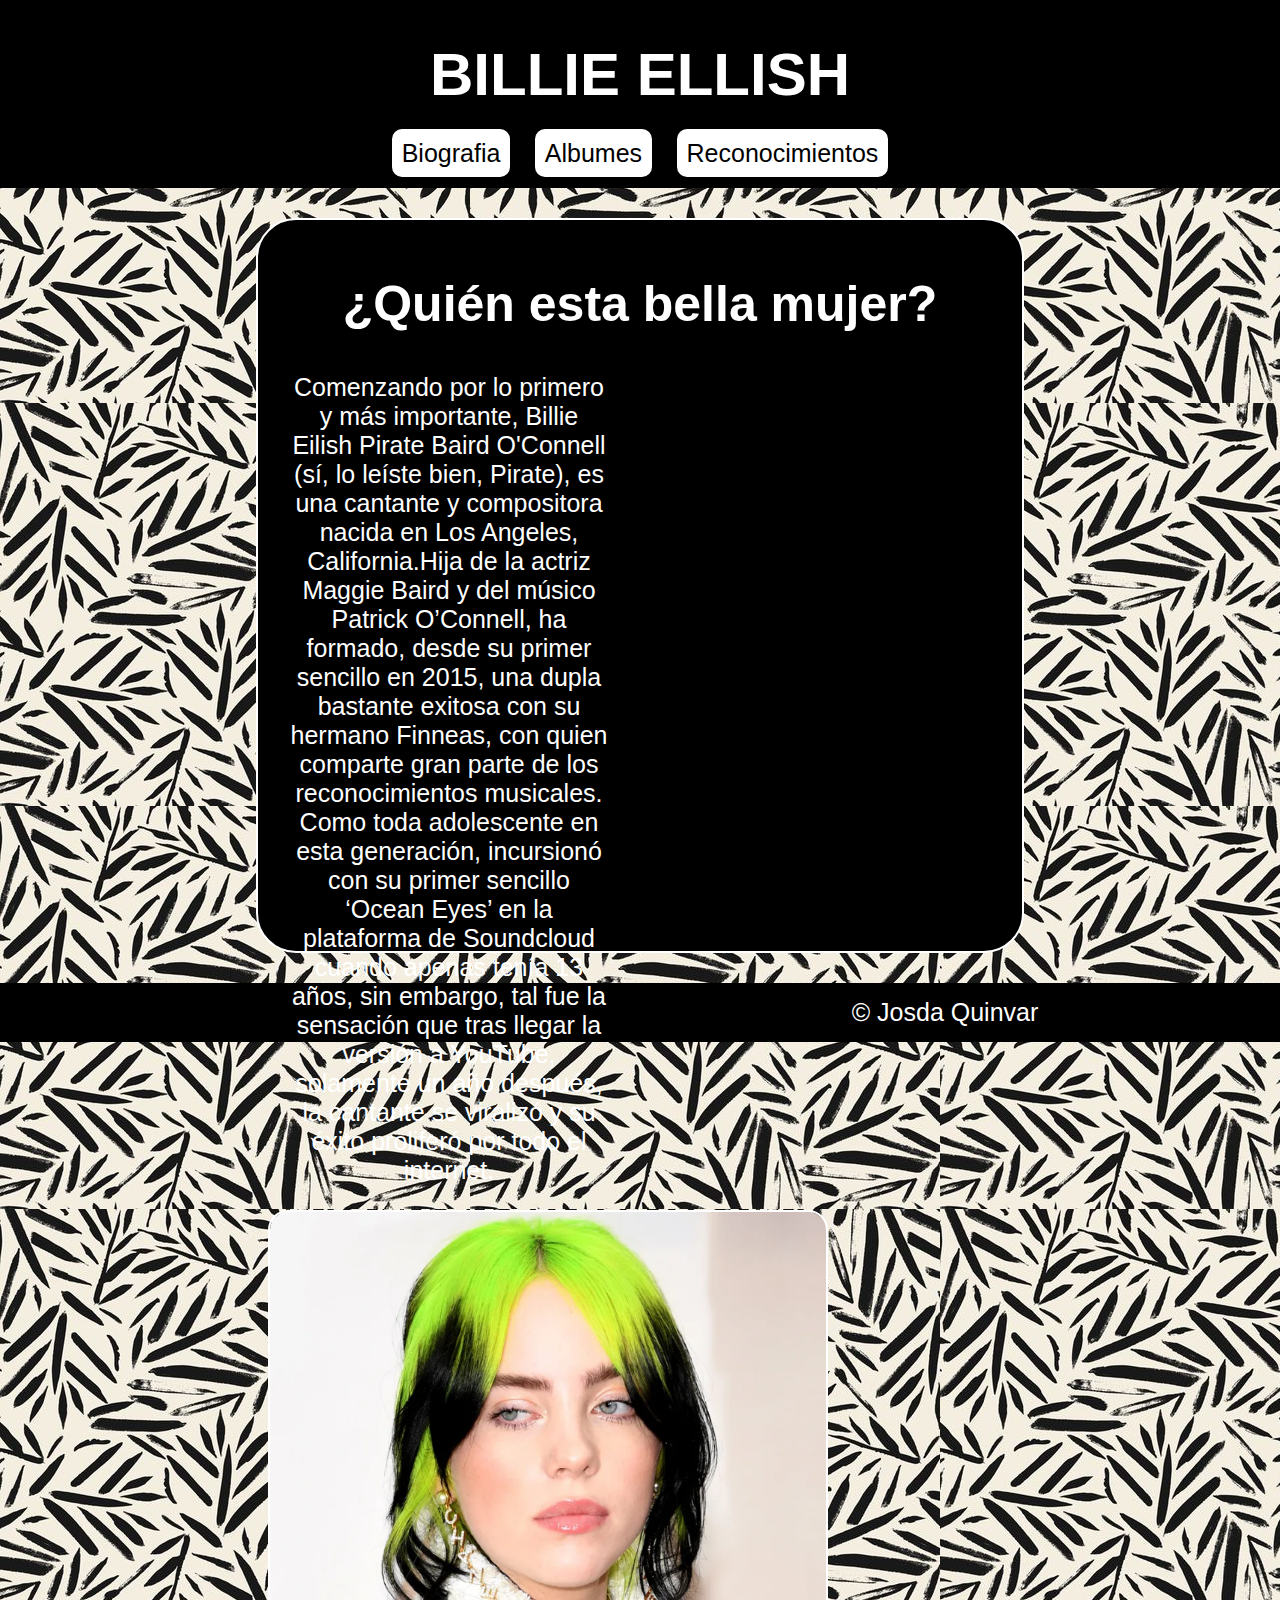
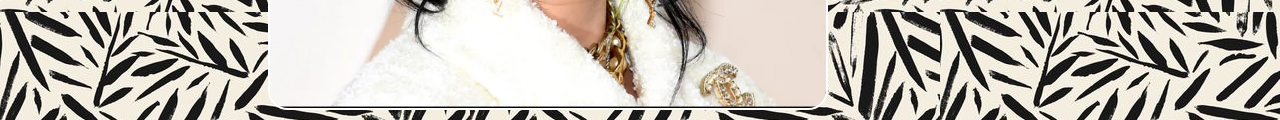
<file: index.html>
<!DOCTYPE html>
<html lang="es">
<head>
    <meta charset="UTF-8">
    <meta http-equiv="X-UA-Compatible" content="IE=edge">
    <meta name="viewport" content="width=device-width, initial-scale=1.0">
    <link rel="stylesheet" href="/Css/Styles.css">
    <title>Billie Elish</title>
</head>
<body>
    <section class="Cabeza">
        <header>
            <h1>BILLIE ELLISH</h1>
            <nav>
                <ul>
                    <li><a href="index.html">Biografia</a></il>
                    <li><a href="Albumes.html">Albumes</a></il>
                    <li><a href="Reconocimiento.html">Reconocimientos</a></il>
                </ul>
            </nav>
        </header>
    </section>

    <section class="Bio">
        
        <h2>¿Quién esta bella mujer?</h2>
        <div class="clear"></div>
        <p>Comenzando por lo primero y más importante, Billie Eilish Pirate Baird O'Connell (sí, lo leíste bien, Pirate), es una cantante y compositora nacida en Los Angeles, California.Hija de la actriz Maggie Baird y del músico Patrick O’Connell, ha formado, desde su primer sencillo en 2015, una dupla bastante exitosa con su hermano Finneas, con quien comparte gran parte de los reconocimientos musicales. Como toda adolescente en esta generación, incursionó con su primer sencillo ‘Ocean Eyes’ en la plataforma de Soundcloud cuando apenas tenía 13 años, sin embargo, tal fue la sensación que tras llegar la versión a YouTube, solamente un año después, la cantante se viralizó y su éxito proliferó por todo el internet.</p>
        <img id="fotoBio" src="/Img/5..png" alt="">
        <div id="Clear"></div>

    </section>

    <footer>
        <p>&copy Josda Quinvar</p>
    </footer>
</body>
</html>
</file>
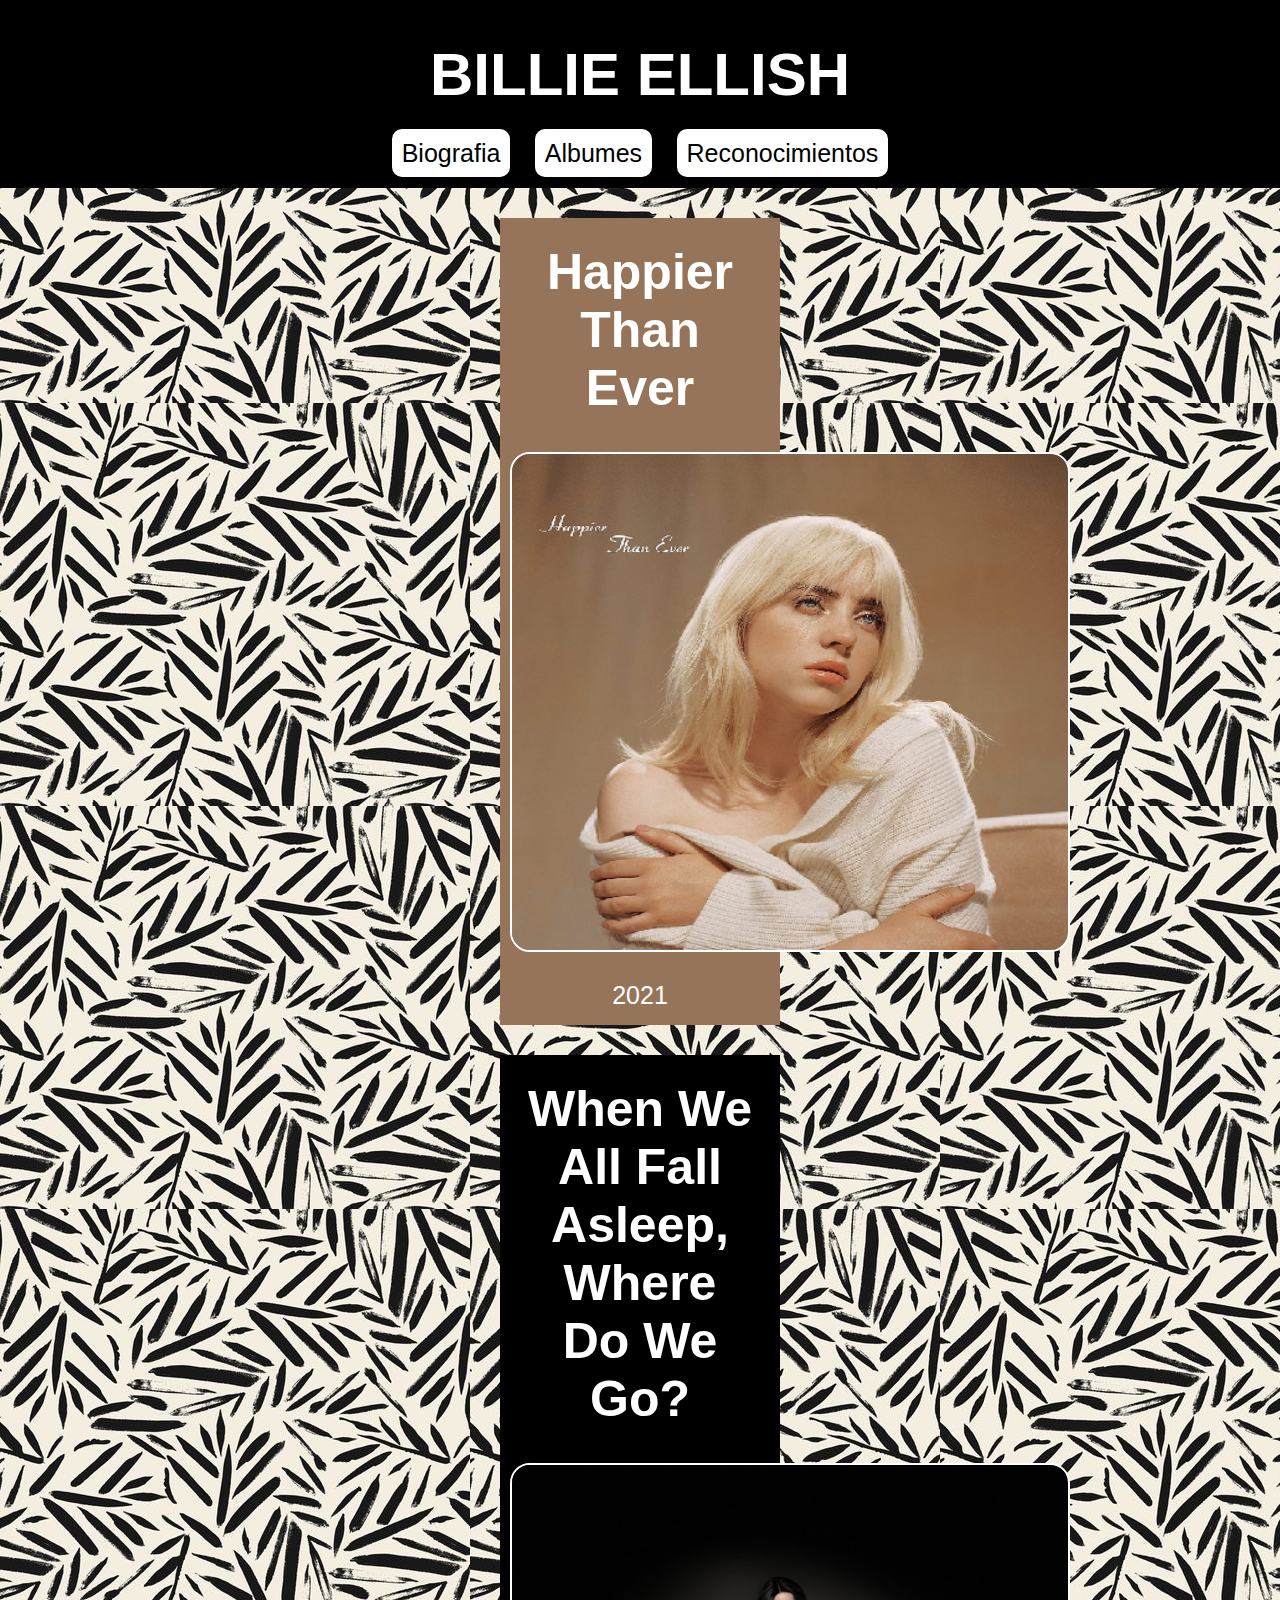
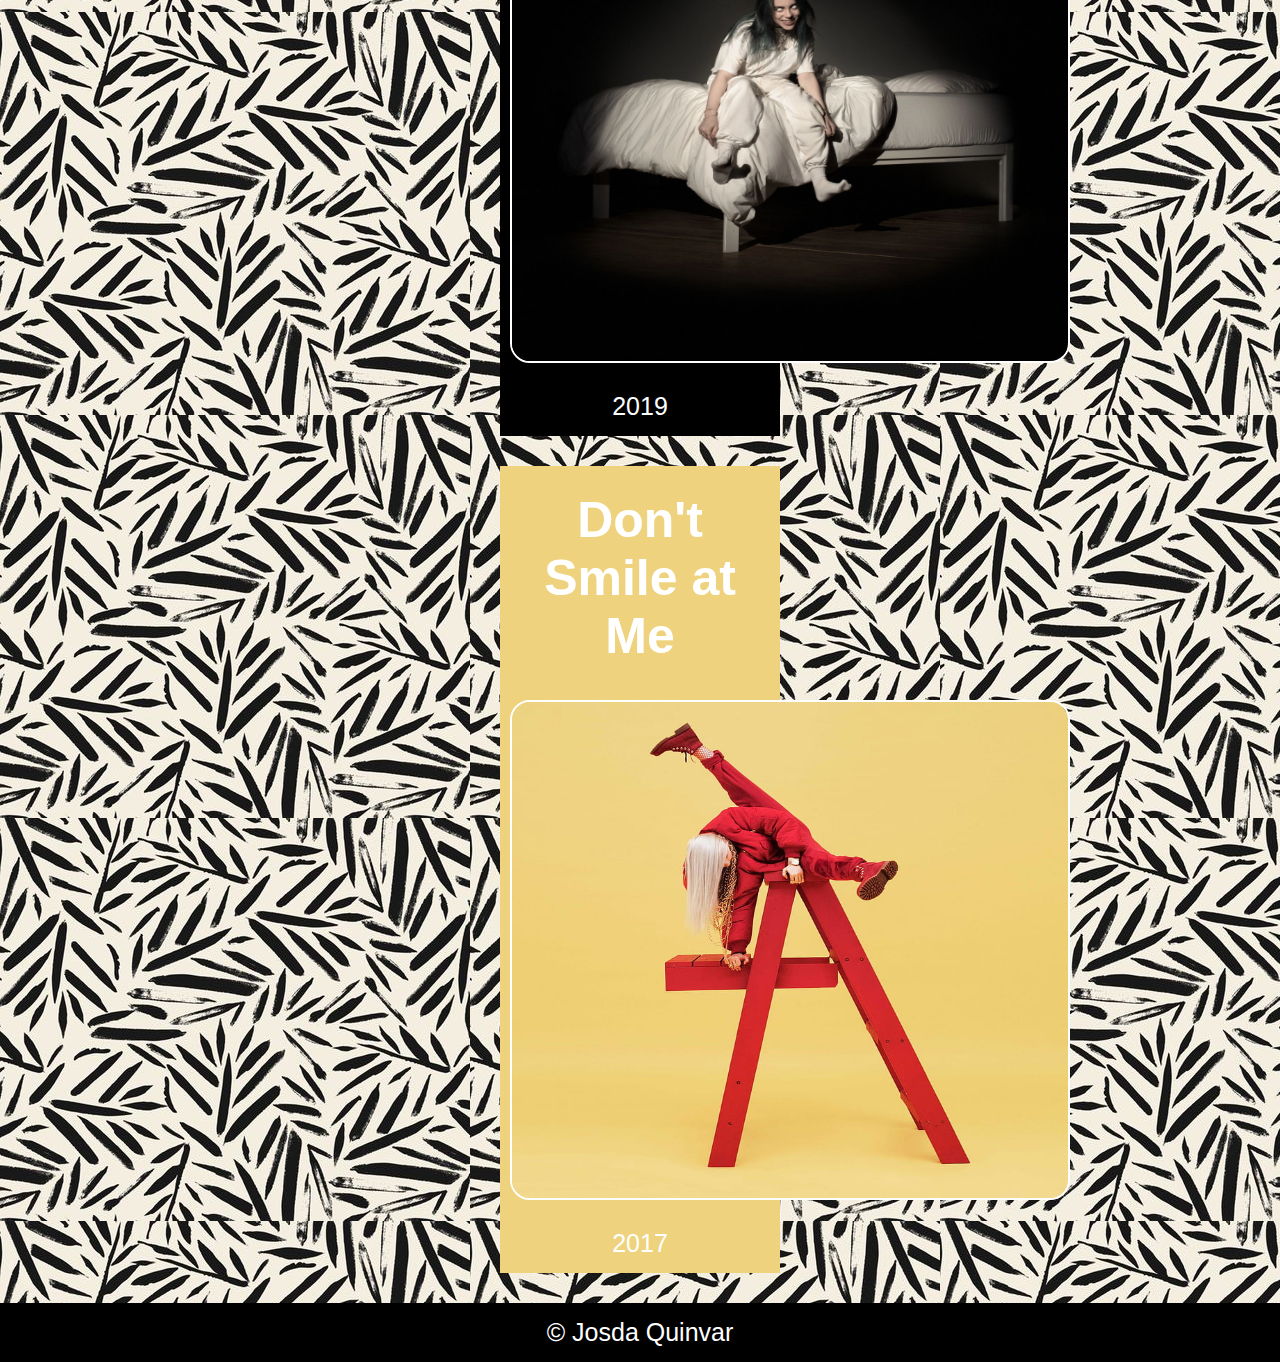
<file: Albumes.html>
<!DOCTYPE html>
<html lang="en">
<head>
    <meta charset="UTF-8">
    <meta http-equiv="X-UA-Compatible" content="IE=edge">
    <meta name="viewport" content="width=device-width, initial-scale=1.0">
    <link rel="stylesheet" href="/Css/Styles.css">
    <title>Billie Elish</title>
</head>
<body>
    <section class="Cabeza">
        <header>
            <h1>BILLIE ELLISH</h1>
            <nav>
                <ul>
                    <li><a href="index.html">Biografia</a></il>
                    <li><a href="Albumes.html">Albumes</a></il>
                    <li><a href="Reconocimiento.html">Reconocimientos</a></il>
                </ul>
            </nav>
        </header>
    </section>

    <section class="Albumes">
        <div id="Happier">
            <h2>Happier Than Ever</h2>
            <a href="https://open.spotify.com/album/0JGOiO34nwfUdDrD612dOp?si=mg8wufFASG6a2UOFyJg4eQ"><img class="Album" src="/Img/Happier2.jpg.png" alt="Album Happier Than Ever"></a>
            <p>2021</p>
        </div>
        <div id="When">
            <h2>When We All Fall Asleep, Where Do We Go?</h1>
            <a href="https://open.spotify.com/album/0S0KGZnfBGSIssfF54WSJh?si=uNPpdUjyS-u2ePtG6ByTBA"><img class="Album" src="/Img/When2.jpg.png" alt="Album When We All Fall Asleep, Where Do We Go?"></a>
            <p>2019</p>
        </div>
        <div id="Dont">
            <h2>Don't Smile at Me</h2>
            <a href="https://open.spotify.com/album/7fRrTyKvE4Skh93v97gtcU?si=-fakeSZJQSWFk7tgzJHgUQ"><img sclass="Album" src="/Img/Dont2.jpg" alt="Album Don't Smile at Me"></a>
            <p>2017</p>
        </div>
    </section>

    <footer>
        <p>&copy Josda Quinvar</p>
    </footer>
</body>
</html>
</file>
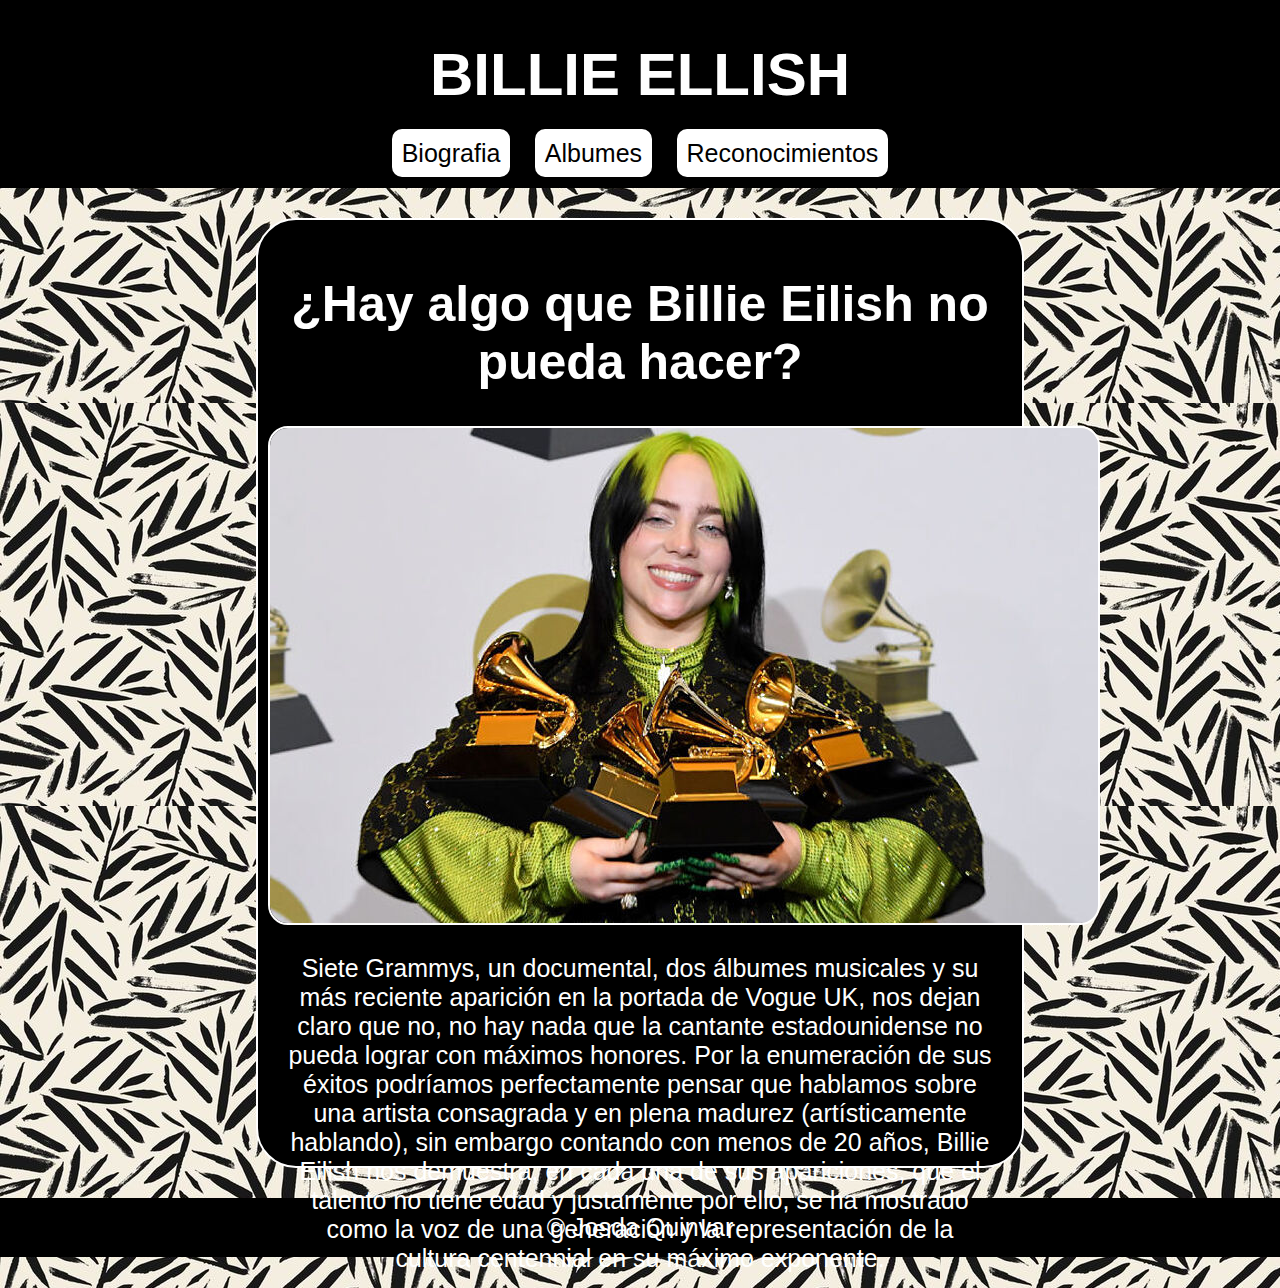
<file: Reconocimiento.html>
<!DOCTYPE html>
<html lang="es">
<head>
    <meta charset="UTF-8">
    <meta http-equiv="X-UA-Compatible" content="IE=edge">
    <meta name="viewport" content="width=device-width, initial-scale=1.0">
    <link rel="stylesheet" href="/Css/Styles.css">
    <title>Billie Elish</title>
</head>
<body>
    <section class="Cabeza">
        <header>
            <h1>BILLIE ELLISH</h1>
            <nav>
                <ul>
                    <li><a href="index.html">Biografia</a></il>
                    <li><a href="Albumes.html">Albumes</a></il>
                    <li><a href="Reconocimiento.html">Reconocimientos</a></il>
                </ul>
            </nav>
        </header>
    </section>

    <section class="reco">
        
        <h2>¿Hay algo que Billie Eilish no pueda hacer?</h2>
        <img id="premios" src="Img/premios.jpg" alt="">
        <p>Siete Grammys, un documental, dos álbumes musicales y su más reciente aparición en la portada de Vogue UK, nos dejan claro que no, no hay nada que la cantante estadounidense no pueda lograr con máximos honores. Por la enumeración de sus éxitos podríamos perfectamente pensar que hablamos sobre una artista consagrada y en plena madurez (artísticamente hablando), sin embargo contando con menos de 20 años, Billie Eilish nos demuestra, en cada una de sus apariciones, que el talento no tiene edad y justamente por ello, se ha mostrado como la voz de una generación y la representación de la cultura centennial en su máximo exponente. </p>
        <div id="clear"></div>

    </section>

    <footer>
        <p>&copy Josda Quinvar</p>
    </footer>
</body>
</html>
</file>
<file: Css/Styles.css>
*{
    margin: 0;
    padding: 0;
    box-sizing: border-box;
}

body{
    font-family: 'Lucida Sans', 'Lucida Sans Regular', 'Lucida Grande', 'Lucida Sans Unicode', Geneva, Verdana, sans-serif;
    background: url(/Img/Second_Pattern.jpg);
}

header {
    background: rgb(0, 0, 0);
    padding: 10px 0 20px 0;
    
}

h1 {
    font-size: 60px;
    padding: 15px ;
    margin: 15px;
    text-align: center;
    color: rgb(255, 255, 255);
}

h2 {
    font-size: 40px;
    padding: 25px;
    margin-top: 30px;
    color: rgb(255, 255, 255);
    font-size: 50px;
}

p {
    font-size: 25px;
    padding: 15px 30px;
    color: rgb(255, 255, 255);
}

nav {
    text-align: center;
    padding: px;
}

ul li a {
    text-decoration: none;
    text-align: center;
    color:rgb(0, 0, 0);
    background-color: rgb(255, 255, 255);
    border-radius: 10px;
    padding: 10px 10px ;
    font-size: 25px;
}

ul li{
    display: inline;
    padding: 10px;
    margin: 0px;
    text-align: center;
}


footer {
    color: rgb(255, 255, 255);
    font-size: 30px;
    background: rgb(0, 0, 0);
    margin-top: 30px;
}

footer p {
    text-align: center;
}

/*Index*/
.Bio {
    border: 2px solid rgb(255, 255, 255);
    border-radius: 40px;
    background: rgb(0, 0, 0);
    width: 60%;
    height: 735px;
    text-align: center;
    margin: 30px 20% 0;
}

.Bio p {
    float: left;
    width: 50%;
}

.Bio img {
    float: left;
    object-fit: cover ;
}

#fotoBio {
    width: 560px;
    height: 500px;
    border: 2px solid #FFF;
    border-radius: 20px;
    margin: 10px;
    padding: 0;
}


/*Albumes*/
.Albumes {
    border-radius: 20px rgb(255, 255, 255);
    color: rgb(255, 255, 255);
    text-align: center;
    padding: 0px 500px;
}

.Albumes img {
    width: 560px;
    height: 500px;
    border: 2px solid #FFF;
    border-radius: 20px;
    margin: 10px;
    padding: 0;
}

#Happier {
    background: rgb(150,116,89);
}

#When {
    background: rgb(0, 0, 0); 

}

#Dont {
    background: rgb(238,210,125);
}

.Cabeza {
    background: rgb(0, 0, 0);
}

/*Reconocimineto*/
.reco {
    border: 2px solid rgb(255, 255, 255);
    border-radius: 40px;
    background: rgb(0, 0, 0);
    width: 60%;
    height: 950px;
    text-align: center;
    margin: 30px 20% 0;
}

#premios {
    border: 2px solid #FFF;
    border-radius: 20px;
    margin: 10px;
}
</file>
